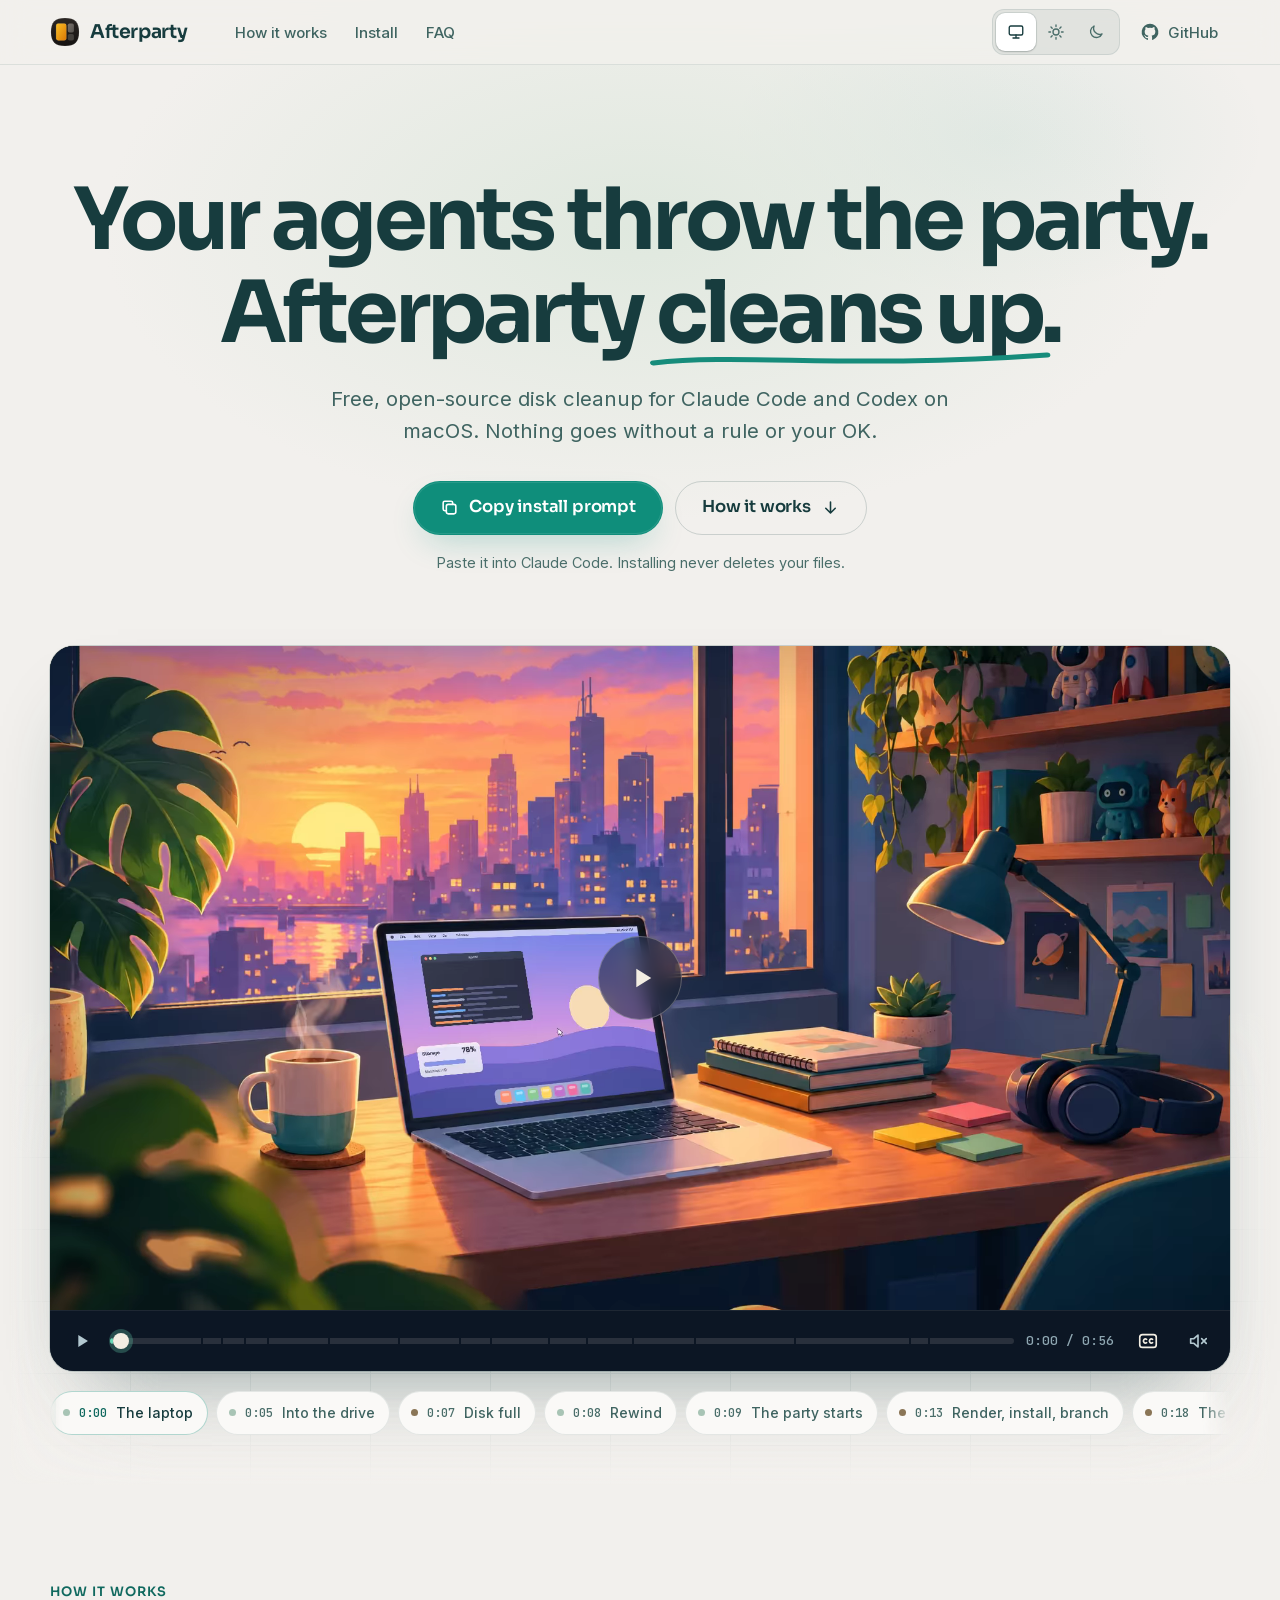
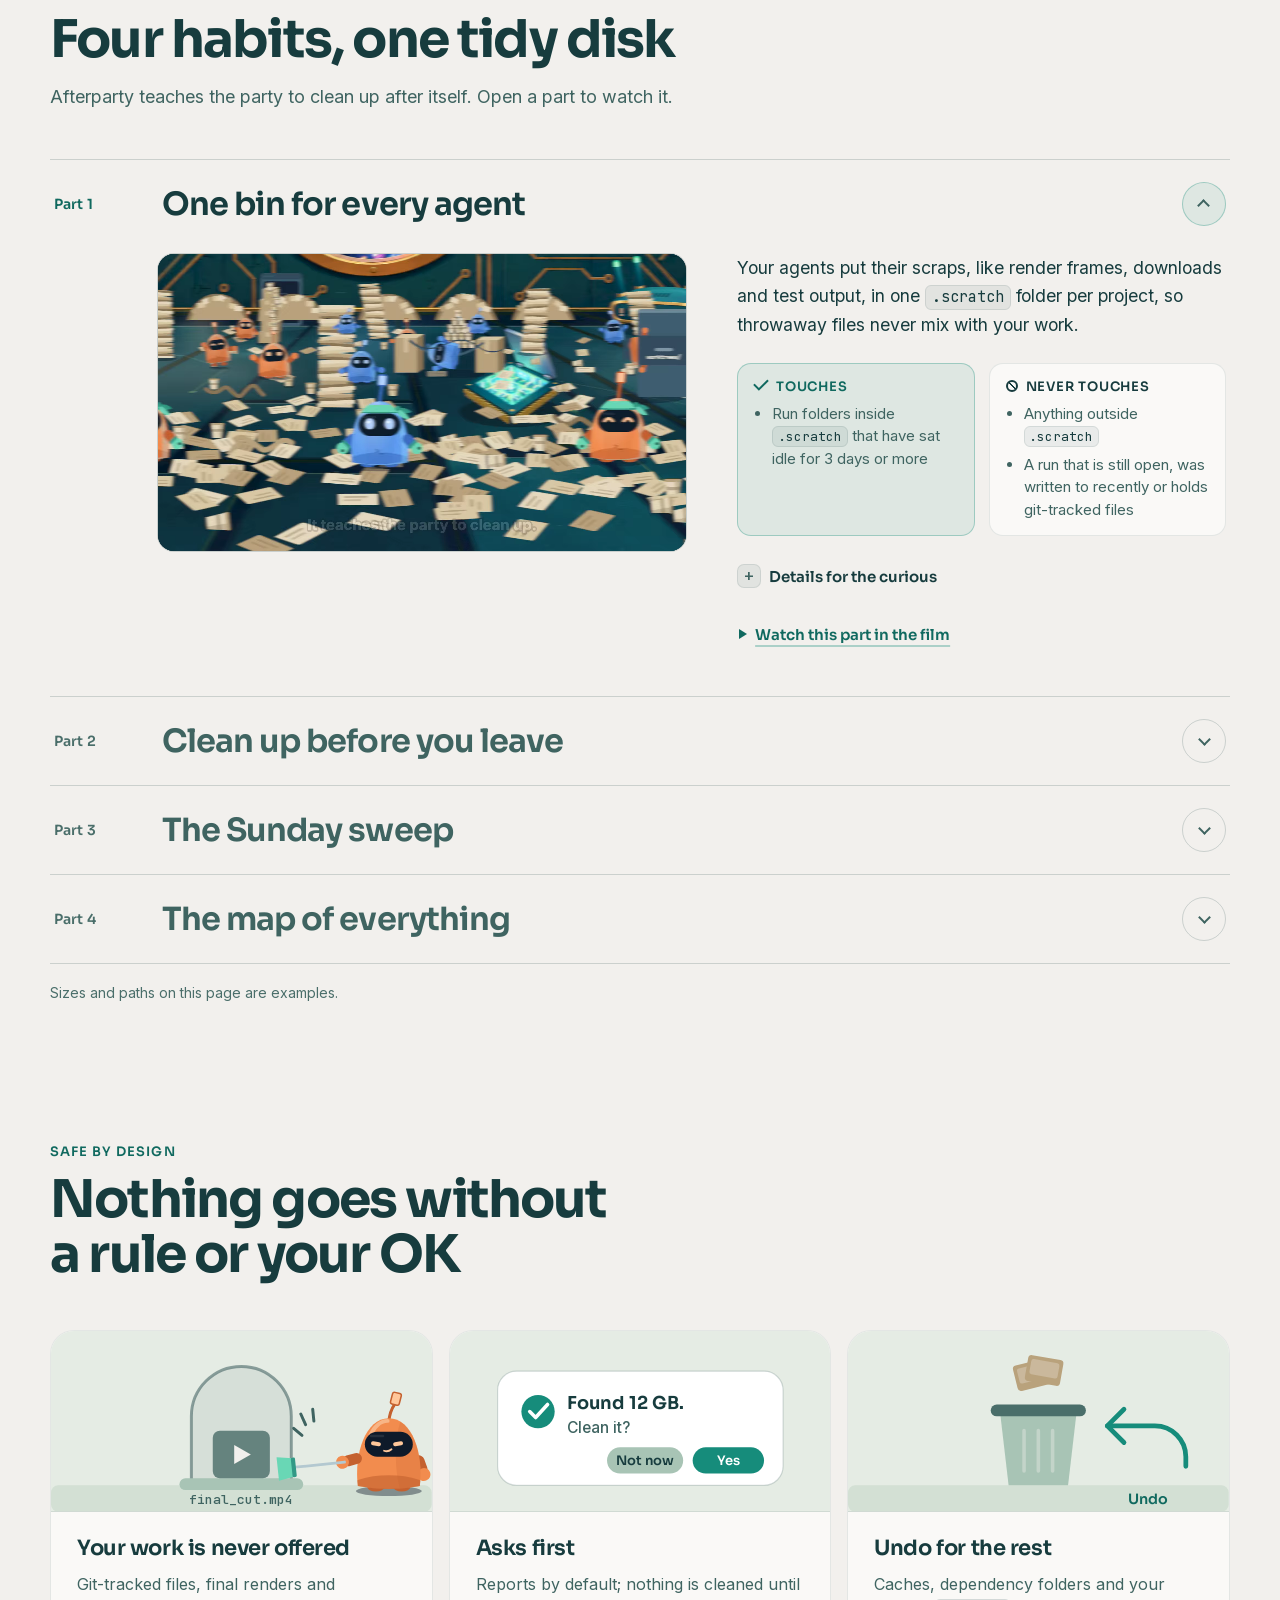
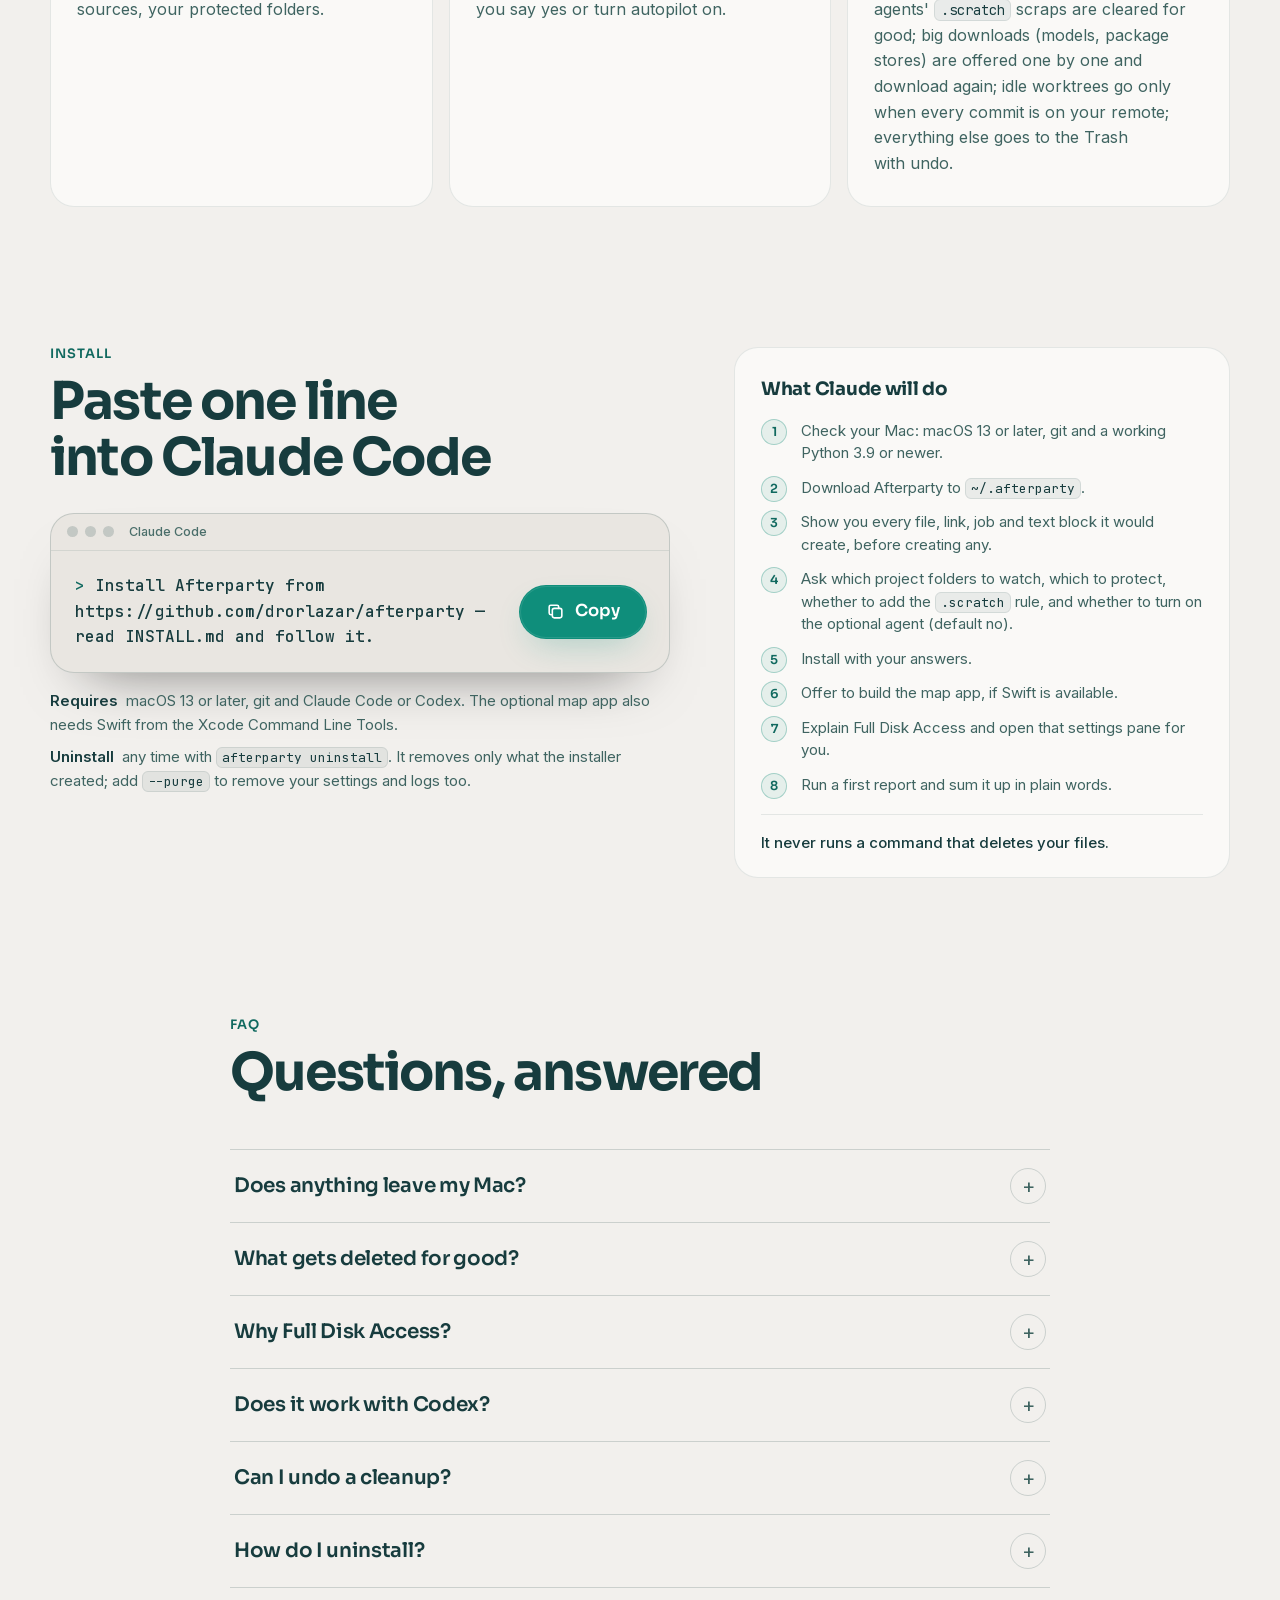
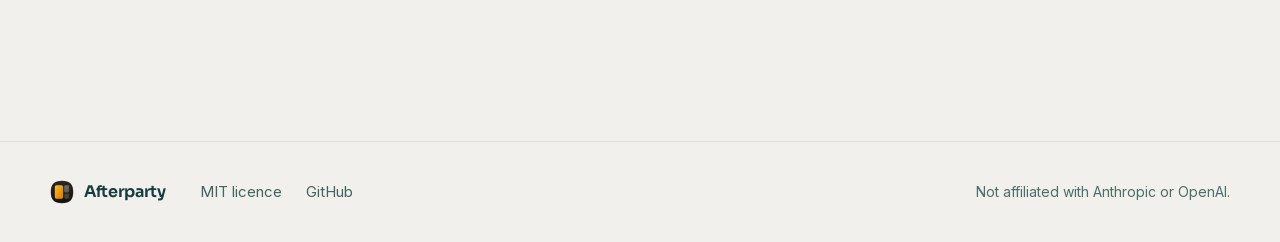
<file: site/index.html>
<!doctype html>
<html lang="en">
<head>
  <meta charset="utf-8">
  <meta name="viewport" content="width=device-width, initial-scale=1, viewport-fit=cover">
  <title>Afterparty</title>
  <meta name="description" content="Free, open-source disk cleanup for Claude Code and Codex on macOS. Nothing goes without a rule or your OK.">
  <meta name="color-scheme" content="dark light">
  <meta name="theme-color" content="#101C2D" media="(prefers-color-scheme: dark)">
  <meta name="theme-color" content="#F2F0ED" media="(prefers-color-scheme: light)">
  <link rel="canonical" href="https://afterparty-mac.vercel.app/">

  <meta property="og:type" content="website">
  <meta property="og:title" content="Afterparty">
  <meta property="og:description" content="Free, open-source disk cleanup for Claude Code and Codex on macOS. Nothing goes without a rule or your OK.">
  <meta property="og:url" content="https://afterparty-mac.vercel.app/">
  <meta property="og:image" content="https://afterparty-mac.vercel.app/assets/og.jpg">
  <meta property="og:image:width" content="1200">
  <meta property="og:image:height" content="630">
  <meta property="og:image:alt" content="A crowd of orange and blue Bloop agents partying in a circuit-board office, with a city glowing through the portholes and the disk gauge at 43% full.">
  <meta name="twitter:card" content="summary_large_image">
  <meta name="twitter:title" content="Afterparty">
  <meta name="twitter:description" content="Free, open-source disk cleanup for Claude Code and Codex on macOS. Nothing goes without a rule or your OK.">
  <meta name="twitter:image" content="https://afterparty-mac.vercel.app/assets/og.jpg">

  <link rel="icon" href="assets/favicon.ico" sizes="48x48">
  <link rel="icon" href="assets/favicon.svg" type="image/svg+xml">
  <link rel="icon" href="assets/favicon-32.png" type="image/png" sizes="32x32">
  <link rel="apple-touch-icon" href="assets/apple-touch-icon.png">
  <link rel="preload" href="assets/fonts/Sora-var-latin.woff2" as="font" type="font/woff2" crossorigin>
  <link rel="preload" href="assets/fonts/Inter-var.woff2" as="font" type="font/woff2" crossorigin>
  <link rel="preload" as="image" type="image/webp" imagesrcset="assets/film/poster-800.webp 800w, assets/film/poster.webp 1600w" imagesizes="(max-width: 720px) 100vw, (max-width: 1260px) calc(100vw - 80px), 1180px" fetchpriority="high">

  <!-- Apply the saved theme before first paint (no flash). -->
  <script>
    (function () {
      try {
        var t = localStorage.getItem('afterparty-theme');
        if (t === 'light' || t === 'dark') document.documentElement.setAttribute('data-theme', t);
      } catch (e) {}
    })();
  </script>
  <link rel="stylesheet" href="css/site.css">
  <script src="js/site.js" defer></script>
  <!-- Page-visit counter (counter.dev: no cookies, no personal data). Counts site visitors only; the app sends nothing. -->
  <script src="https://cdn.counter.dev/script.js" data-id="b3d284cd-1f4f-48d9-900c-c63b1d8fa0ca" data-utcoffset="2"></script>
</head>
<body>
  <svg width="0" height="0" style="position:absolute" aria-hidden="true" focusable="false"><symbol id="ap-mark" viewBox="0 0 64 64"><defs><linearGradient id="apm-bg" x1="0" y1="0" x2="0" y2="1"><stop offset="0" stop-color="#2b2623"/><stop offset="1" stop-color="#151211"/></linearGradient><linearGradient id="apm-amber" x1="0" y1="0" x2="1" y2="1"><stop offset="0" stop-color="#fbbf24"/><stop offset="1" stop-color="#d97706"/></linearGradient><linearGradient id="apm-stone" x1="0" y1="0" x2="1" y2="1"><stop offset="0" stop-color="#78716c"/><stop offset="1" stop-color="#57534e"/></linearGradient></defs><path d="M32 2c21 0 30 9 30 30s-9 30-30 30S2 53 2 32 11 2 32 2z" fill="url(#apm-bg)"/><path d="M32 2.75c20.4 0 29.25 8.85 29.25 29.25S52.4 61.25 32 61.25 2.75 52.4 2.75 32 11.6 2.75 32 2.75z" fill="none" stroke="#fafaf9" stroke-opacity=".08" stroke-width="1.5"/><rect x="13" y="14" width="22" height="36" rx="4.5" fill="url(#apm-amber)"/><rect x="38" y="14" width="13" height="19" rx="3.5" fill="url(#apm-stone)"/><rect x="38" y="36" width="13" height="14" rx="3.5" fill="#44403c"/><rect x="13" y="14" width="22" height="36" rx="4.5" fill="none" stroke="#fff" stroke-opacity=".18"/></symbol></svg>
  <a class="skip" href="#main">Skip to content</a>

  <header class="topbar" id="top">
    <div class="wrap topbar__inner">
      <a class="wordmark" href="#top" aria-label="Afterparty, back to top">
        <svg class="wordmark__mark" viewBox="0 0 64 64" aria-hidden="true" focusable="false"><use href="#ap-mark"/></svg>
        <span>Afterparty</span>
      </a>

      <nav class="nav" aria-label="Main">
        <a href="#habits">How it works</a>
        <a href="#install">Install</a>
        <a href="#faq">FAQ</a>
      </nav>

      <div class="topbar__end">
        <div class="theme" role="group" aria-label="Colour theme">
          <button type="button" class="theme__btn" data-theme-choice="system" aria-pressed="true" title="Match system">
            <svg viewBox="0 0 24 24" aria-hidden="true"><rect x="3" y="4" width="18" height="12" rx="2"/><path d="M8 20h8M12 16v4"/></svg>
            <span class="sr">Match system</span>
          </button>
          <button type="button" class="theme__btn" data-theme-choice="light" aria-pressed="false" title="Light">
            <svg viewBox="0 0 24 24" aria-hidden="true"><circle cx="12" cy="12" r="4"/><path d="M12 2.5v2.2M12 19.3v2.2M2.5 12h2.2M19.3 12h2.2M5.3 5.3l1.6 1.6M17.1 17.1l1.6 1.6M5.3 18.7l1.6-1.6M17.1 6.9l1.6-1.6"/></svg>
            <span class="sr">Light</span>
          </button>
          <button type="button" class="theme__btn" data-theme-choice="dark" aria-pressed="false" title="Dark">
            <svg viewBox="0 0 24 24" aria-hidden="true"><path d="M20 14.5A8 8 0 0 1 9.5 4a8 8 0 1 0 10.5 10.5z"/></svg>
            <span class="sr">Dark</span>
          </button>
        </div>
        <a class="gh" href="https://github.com/drorlazar/afterparty" aria-label="GitHub">
          <svg viewBox="0 0 24 24" aria-hidden="true"><path d="M12 2a10 10 0 0 0-3.16 19.49c.5.09.68-.22.68-.48v-1.7c-2.78.6-3.37-1.34-3.37-1.34-.45-1.16-1.11-1.47-1.11-1.47-.91-.62.07-.6.07-.6 1 .07 1.53 1.03 1.53 1.03.9 1.52 2.34 1.08 2.91.83.09-.65.35-1.09.63-1.34-2.22-.25-4.55-1.11-4.55-4.94 0-1.09.39-1.98 1.03-2.68-.1-.25-.45-1.27.1-2.64 0 0 .84-.27 2.75 1.02a9.5 9.5 0 0 1 5 0c1.91-1.29 2.75-1.02 2.75-1.02.55 1.37.2 2.39.1 2.64.64.7 1.03 1.59 1.03 2.68 0 3.84-2.34 4.68-4.57 4.93.36.31.68.92.68 1.85v2.75c0 .27.18.58.69.48A10 10 0 0 0 12 2z"/></svg>
          <span>GitHub</span>
        </a>
      </div>
    </div>
  </header>

  <main id="main">
    <!-- Hero -->
    <section class="hero" aria-labelledby="hero-title">
      <div class="wrap hero__inner">
        <h1 id="hero-title" class="hero__title">
          <span class="hero__line">Your agents throw the party.</span>
          <span class="hero__line">Afterparty <span class="sweep">cleans up.<svg class="sweep__line" viewBox="0 0 300 24" preserveAspectRatio="none" aria-hidden="true"><path d="M4 16 C 70 6, 150 22, 296 8"/></svg></span></span>
        </h1>
        <p class="hero__sub">Free, open-source disk cleanup for Claude Code and Codex on macOS. Nothing goes without a rule or your OK.</p>
        <div class="hero__actions" id="hero-actions">
          <button type="button" class="btn btn--primary" data-copy-prompt>
            <svg class="btn__icon" viewBox="0 0 24 24" aria-hidden="true"><rect x="8" y="8" width="12" height="12" rx="2.5"/><path d="M16 8V6a2 2 0 0 0-2-2H6a2 2 0 0 0-2 2v8a2 2 0 0 0 2 2h2"/></svg>
            <svg class="btn__icon btn__icon--done" viewBox="0 0 24 24" aria-hidden="true"><path d="M5 12.5l4.5 4.5L19 7.5"/></svg>
            <span class="btn__label" data-label="Copy install prompt">Copy install prompt</span>
          </button>
          <a class="btn btn--ghost" href="#habits">
            <span>How it works</span>
            <svg class="btn__icon" viewBox="0 0 24 24" aria-hidden="true"><path d="M12 5v14M6 13l6 6 6-6"/></svg>
          </a>
        </div>
        <p class="hero__note">Paste it into Claude Code. Installing never deletes your files.</p>
      </div>

      <!-- Film -->
      <div class="wrap film-wrap">
        <figure class="film" id="film" aria-label="Afterparty film">
          <div class="film__stage">
            <picture><source srcset="assets/film/poster-800.webp 800w, assets/film/poster.webp 1600w" sizes="(max-width: 720px) 100vw, (max-width: 1260px) calc(100vw - 80px), 1180px" type="image/webp"><img class="film__poster" src="assets/film/poster.jpg" alt="A crowd of orange and blue Bloop agents partying in a circuit-board office, with a city glowing through the portholes and the disk gauge at 43% full." width="1600" height="900" fetchpriority="high"></picture>
            <video class="film__video" id="film-video" playsinline muted preload="metadata" aria-describedby="film-desc">
              <source src="assets/film/afterparty.mp4" type="video/mp4" media="(max-width: 720px)">
              <source src="assets/film/afterparty.webm" type="video/webm">
              <source src="assets/film/afterparty.mp4" type="video/mp4">
              <track kind="captions" src="assets/film/afterparty.vtt" srclang="en" label="English" default>
            </video>
            <button type="button" class="film__bigplay" data-film-toggle aria-label="Play film">
              <svg viewBox="0 0 24 24" aria-hidden="true"><path d="M8 5.5v13l10.5-6.5z"/></svg>
            </button>
          </div>
          <div class="film__controls">
            <button type="button" class="ctl" data-film-toggle aria-label="Play film">
              <svg class="ctl__play" viewBox="0 0 24 24" aria-hidden="true"><path d="M8 5.5v13l10.5-6.5z"/></svg>
              <svg class="ctl__pause" viewBox="0 0 24 24" aria-hidden="true"><path d="M8 5h3v14H8zM13 5h3v14h-3z"/></svg>
            </button>
            <div class="scrub">
              <div class="scrub__track" aria-hidden="true">
                <div class="scrub__fill"></div>
                <div class="scrub__ticks"></div>
              </div>
              <input class="scrub__input" type="range" min="0" max="56.85" step="0.1" value="0" aria-label="Film position" aria-valuetext="0:00 of 0:57">
            </div>
            <span class="ctl__time" aria-hidden="true"><span data-time-now>0:00</span> / <span data-time-total>0:57</span></span>
            <button type="button" class="ctl" data-captions aria-pressed="true" aria-label="Captions">
              <svg viewBox="0 0 24 24" aria-hidden="true"><rect x="3" y="5" width="18" height="14" rx="3"/><path d="M10.5 10.2a2.2 2.2 0 1 0 0 3.6M17 10.2a2.2 2.2 0 1 0 0 3.6"/></svg>
            </button>
            <button type="button" class="ctl" data-sound aria-pressed="false" aria-label="Sound off. Turn sound on">
              <svg class="ctl__muted" viewBox="0 0 24 24" aria-hidden="true"><path d="M4 9.5h3.5L12 5.5v13l-4.5-4H4z"/><path d="M16 9.5l5 5M21 9.5l-5 5"/></svg>
              <svg class="ctl__sound" viewBox="0 0 24 24" aria-hidden="true"><path d="M4 9.5h3.5L12 5.5v13l-4.5-4H4z"/><path d="M16 9a4.5 4.5 0 0 1 0 6M18.5 6.5a8 8 0 0 1 0 11"/></svg>
            </button>
          </div>
          <figcaption id="film-desc" class="sr">A 57 second film: your agents, little orange and blue Bloops, throw a party on your Mac, make a mess, then learn four habits that keep the disk tidy. Captions are on by default.</figcaption>
        </figure>

        <nav class="chapters" aria-label="Film chapters">
          <ol class="chapters__list" id="chapters"></ol>
        </nav>
      </div>
    </section>

    <!-- Four habits -->
    <section class="section habits" id="habits" aria-labelledby="habits-title">
      <div class="wrap">
        <header class="section__head">
          <p class="eyebrow">How it works</p>
          <h2 id="habits-title">Four habits, one tidy disk</h2>
          <p class="section__lede">Afterparty teaches the party to clean up after itself. Open a part to watch it.</p>
        </header>

        <div class="parts">
          <details class="part" name="habit" data-habit="1" open>
            <summary class="part__summary">
              <span class="part__num">Part 1</span>
              <span class="part__title">One bin for every agent</span>
              <span class="part__chev" aria-hidden="true"></span>
            </summary>
            <div class="part__body">
              <div class="part__clip">
                <img src="assets/film/habit-1-poster.webp" alt="" width="800" height="450" loading="lazy" decoding="async">
                <video muted loop playsinline preload="none" poster="assets/film/habit-1-poster.webp" aria-hidden="true">
                  <source src="assets/film/habit-1.webm" type="video/webm">
                  <source src="assets/film/habit-1.mp4" type="video/mp4">
                </video>
              </div>
              <div class="part__text">
                <p class="part__lead">Your agents put their scraps, like render frames, downloads and test output, in one <code>.scratch</code> folder per project, so throwaway files never mix with your work.</p>
                <div class="tn">
                  <div class="tn__col tn__col--touch">
                    <h3>Touches</h3>
                    <ul>
                      <li>Run folders inside <code>.scratch</code> that have sat idle for 3 days or more</li>
                    </ul>
                  </div>
                  <div class="tn__col tn__col--never">
                    <h3>Never touches</h3>
                    <ul>
                      <li>Anything outside <code>.scratch</code></li>
                      <li>A run that is still open, was written to recently or holds git-tracked files</li>
                    </ul>
                  </div>
                </div>
                <details class="curious">
                  <summary>Details for the curious</summary>
                  <ul>
                    <li>The installer adds a short hygiene rule to <code>~/.claude/CLAUDE.md</code> and <code>~/.codex/AGENTS.md</code>, only if you agree.</li>
                    <li>Idle run folders are offered at your next clean, for example <code>my-app/.scratch/render-2/</code>. They are cleared automatically only with autopilot on.</li>
                    <li>The idle threshold is <code>scratch_days</code> in <code>~/.config/afterparty/config.json</code> (default 3).</li>
                  </ul>
                </details>
                <button type="button" class="link-btn" data-seek-chapter="habit-1">Watch this part in the film</button>
              </div>
            </div>
          </details>

          <details class="part" name="habit" data-habit="2">
            <summary class="part__summary">
              <span class="part__num">Part 2</span>
              <span class="part__title">Clean up before you leave</span>
              <span class="part__chev" aria-hidden="true"></span>
            </summary>
            <div class="part__body">
              <div class="part__clip">
                <img src="assets/film/habit-2-poster.webp" alt="" width="800" height="450" loading="lazy" decoding="async">
                <video muted loop playsinline preload="none" poster="assets/film/habit-2-poster.webp" aria-hidden="true">
                  <source src="assets/film/habit-2.webm" type="video/webm">
                  <source src="assets/film/habit-2.mp4" type="video/mp4">
                </video>
              </div>
              <div class="part__text">
                <p class="part__lead">When a task is done, type <code>/tidy</code>. It lists what the task left behind and asks before it removes anything.</p>
                <div class="tn">
                  <div class="tn__col tn__col--touch">
                    <h3>Touches</h3>
                    <ul>
                      <li>Scraps, frames, caches and dependency folders in the folder you name, inside your project folders</li>
                      <li>Only the items you say yes to</li>
                    </ul>
                  </div>
                  <div class="tn__col tn__col--never">
                    <h3>Never touches</h3>
                    <ul>
                      <li>Git-tracked files, final renders and sources</li>
                      <li>Anything outside that folder</li>
                    </ul>
                  </div>
                </div>
                <details class="curious">
                  <summary>Details for the curious</summary>
                  <ul>
                    <li>Under the hood it runs <code>afterparty tidy video-project/</code>. Keep or drop single items with <code>--only</code> or <code>--skip</code> and the ids from the report.</li>
                    <li>Render frames go to the Trash, including the latest version. <code>afterparty undo</code> puts them back.</li>
                    <li>Example from a render job: <code>/tidy? 4.8 GB</code>.</li>
                  </ul>
                </details>
                <button type="button" class="link-btn" data-seek-chapter="habit-2">Watch this part in the film</button>
              </div>
            </div>
          </details>

          <details class="part" name="habit" data-habit="3">
            <summary class="part__summary">
              <span class="part__num">Part 3</span>
              <span class="part__title">The Sunday sweep</span>
              <span class="part__chev" aria-hidden="true"></span>
            </summary>
            <div class="part__body">
              <div class="part__clip">
                <img src="assets/film/habit-3-poster.webp" alt="" width="800" height="450" loading="lazy" decoding="async">
                <video muted loop playsinline preload="none" poster="assets/film/habit-3-poster.webp" aria-hidden="true">
                  <source src="assets/film/habit-3.webm" type="video/webm">
                  <source src="assets/film/habit-3.mp4" type="video/mp4">
                </video>
              </div>
              <div class="part__text">
                <p class="part__lead">Once a week, Afterparty checks your project folders and sends one notification with what it found. It cleans only when you say yes.</p>
                <div class="tn">
                  <div class="tn__col tn__col--touch">
                    <h3>Touches</h3>
                    <ul>
                      <li>Nothing by default: it reports and notifies</li>
                      <li>With autopilot on: caches, dependency folders, scraps and old render versions</li>
                    </ul>
                  </div>
                  <div class="tn__col tn__col--never">
                    <h3>Never touches</h3>
                    <ul>
                      <li>Worktrees and personal files, even with autopilot on</li>
                      <li>Your protected folders</li>
                    </ul>
                  </div>
                </div>
                <details class="curious">
                  <summary>Details for the curious</summary>
                  <ul>
                    <li>A weekly job runs <code>afterparty report --notify</code>, for example "Found 12 GB. Run /afterparty to clean."</li>
                    <li>A daily check warns when free space drops below <code>low_space_gb</code> (default 50).</li>
                    <li><code>afterparty autopilot on</code> asks you to confirm, then lets the weekly job clean. Old render versions go to the Trash with undo. <code>afterparty autopilot off</code> goes back to reports.</li>
                  </ul>
                </details>
                <button type="button" class="link-btn" data-seek-chapter="habit-3">Watch this part in the film</button>
              </div>
            </div>
          </details>

          <details class="part" name="habit" data-habit="4">
            <summary class="part__summary">
              <span class="part__num">Part 4</span>
              <span class="part__title">The map of everything</span>
              <span class="part__chev" aria-hidden="true"></span>
            </summary>
            <div class="part__body">
              <div class="part__clip">
                <img src="assets/film/habit-4-poster.webp" alt="" width="800" height="450" loading="lazy" decoding="async">
                <video muted loop playsinline preload="none" poster="assets/film/habit-4-poster.webp" aria-hidden="true">
                  <source src="assets/film/habit-4.webm" type="video/webm">
                  <source src="assets/film/habit-4.mp4" type="video/mp4">
                </video>
              </div>
              <div class="part__text">
                <p class="part__lead">Open the map to see every folder on your disk as blocks sized by the space they use, with a plain reason for what each one is.</p>
                <div class="tn">
                  <div class="tn__col tn__col--touch">
                    <h3>Touches</h3>
                    <ul>
                      <li>Only items you pick, after you review and confirm the list</li>
                      <li>Anything you override goes to the Trash, never straight to deletion</li>
                    </ul>
                  </div>
                  <div class="tn__col tn__col--never">
                    <h3>Never touches</h3>
                    <ul>
                      <li>System areas, app internals and symlinks</li>
                      <li>Anything on your keep list, or marked protected, even if you override</li>
                    </ul>
                  </div>
                </div>
                <details class="curious">
                  <summary>Details for the curious</summary>
                  <ul>
                    <li>Open it with <code>afterparty map</code>. The scan runs entirely on your Mac.</li>
                    <li>Items outside your project folders can only go to the Trash.</li>
                    <li>Sizes are the space a folder really uses: hard links and APFS clones are counted once, so it can show ranges like "frees at least 2 GB (up to 3 GB)".</li>
                    <li>Without Full Disk Access, protected folders are skipped and reported, never guessed at.</li>
                  </ul>
                </details>
                <button type="button" class="link-btn" data-seek-chapter="habit-4">Watch this part in the film</button>
              </div>
            </div>
          </details>
        </div>
        <p class="footnote">Sizes and paths on this page are examples.</p>
      </div>
    </section>

    <!-- Safe by design -->
    <section class="section safe" id="safe" aria-labelledby="safe-title">
      <div class="wrap">
        <header class="section__head">
          <p class="eyebrow">Safe by design</p>
          <h2 id="safe-title">Nothing goes without a rule or your OK</h2>
        </header>
        <div class="cards">
          <article class="card">
            <svg class="card__art" viewBox="0 0 320 140" aria-hidden="true" focusable="false">
              <rect class="v-floor" x="0" y="118" width="320" height="22" rx="6"/>
              <path class="v-glass" d="M118 118 v-58 a42 42 0 0 1 84 0 v58 z"/>
              <path class="v-glass-line" d="M118 118 v-58 a42 42 0 0 1 84 0 v58"/>
              <rect class="v-base" x="108" y="112" width="104" height="10" rx="5"/>
              <rect class="v-file" x="136" y="72" width="48" height="40" rx="6"/>
              <path class="v-file-ink" d="M154 84 l14 8 l-14 8 z"/>
              <text class="v-label" x="160" y="134" text-anchor="middle">final_cut.mp4</text>
              <g class="v-bonk"><path d="M204 70 l7 6"/><path d="M210 58 l4 9"/><path d="M220 54 l1 10"/></g>
              <g transform="translate(284 122) scale(0.42)"><ellipse cx="0" cy="2" rx="66" ry="10" fill="#101C2D" opacity="0.42"/><ellipse cx="-26" cy="-6" rx="17" ry="9" fill="#C4612F"/><ellipse cx="26" cy="-6" rx="17" ry="9" fill="#C4612F"/><g transform="translate(58.0 -65.1) rotate(-20.0)"><rect x="-11" y="-4" width="22" height="40" rx="11" fill="#C4612F"/><circle cx="0" cy="36" r="13" fill="#F28C4E"/></g><path d="M0,-138 Q2.2,-158 11.2,-171.2" stroke="#C4612F" stroke-width="6" fill="none" stroke-linecap="round"/><g transform="translate(11.2 -171.2) rotate(14.4)"><rect x="-9" y="-24" width="18" height="24" rx="4" fill="#FFC79A"/><rect x="-9" y="-24" width="18" height="24" rx="4" fill="none" stroke="#C4612F" stroke-width="3"/></g><clipPath id="b12"><path d="M-62,-8 C-70,-73.3 -46.6,-144 0,-144 C46.6,-144 70,-73.3 62,-8 Q0,4 -62,-8 Z"/></clipPath><path d="M-62,-8 C-70,-73.3 -46.6,-144 0,-144 C46.6,-144 70,-73.3 62,-8 Q0,4 -62,-8 Z" fill="#F28C4E"/><g clip-path="url(#b12)"><ellipse cx="0" cy="0" rx="83" ry="30" fill="#C4612F" opacity="0.6"/><ellipse cx="44" cy="-69.2" rx="30" ry="95.2" fill="#C4612F" opacity="0.22"/></g><path d="M-39.1,-103.2 C-31.5,-127.7 -15.8,-138.6 -2.5,-138.6" stroke="#F9BC90" stroke-width="8" fill="none" stroke-linecap="round" opacity="0.85"/><rect x="-48.0" y="-116.8" width="96" height="50" rx="25.0" fill="#0E1A2A"/><rect x="-38.0" y="-110.8" width="28.8" height="5" rx="2.5" fill="#fff" opacity="0.09"/><rect x="-35.6" y="-96.8" width="20" height="8" rx="4" fill="#FFC79A" transform="rotate(9 -25.6 -93.8)"/><rect x="8.399999999999999" y="-96.8" width="20" height="8" rx="4" fill="#FFC79A" transform="rotate(-9 18.4 -93.8)"/><path d="M-9.6,-78.8 Q-1.5999999999999996,-75.8 5.4,-81.8" stroke="#FFC79A" stroke-width="3.5" fill="none" stroke-linecap="round"/><g transform="translate(-58.0 -65.1) rotate(75.0)"><rect x="-11" y="-4" width="22" height="40" rx="11" fill="#C4612F"/><circle cx="0" cy="36" r="13" fill="#F28C4E"/></g><g transform="translate(-92.8 -55.8)"><g transform="scale(0.7)"><g transform="rotate(84)"><rect x="-4" y="-10" width="8" height="150" rx="4" fill="#B3C8D0"/><path d="M-26 140 h52 l8 46 h-68 z" fill="#69D7B5"/><rect x="-28" y="134" width="56" height="12" rx="4" fill="#329986"/></g></g></g></g>
            </svg>
            <h3>Your work is never offered</h3>
            <p>Git-tracked files, final renders and sources, your protected folders.</p>
          </article>
          <article class="card">
            <svg class="card__art" viewBox="0 0 320 140" aria-hidden="true" focusable="false">
              <rect class="v-panel" x="40" y="22" width="240" height="96" rx="16"/>
              <circle class="v-mint" cx="74" cy="56" r="14"/>
              <path class="v-check" d="M67 56 l5 5 l10 -11"/>
              <text class="v-title" x="98" y="54">Found 12 GB.</text>
              <text class="v-sub" x="98" y="74">Clean it?</text>
              <rect class="v-btn" x="132" y="86" width="64" height="22" rx="11"/>
              <text class="v-btn-text" x="164" y="101" text-anchor="middle">Not now</text>
              <rect class="v-mint" x="204" y="86" width="60" height="22" rx="11"/>
              <text class="v-btn-text v-btn-text--on" x="234" y="101" text-anchor="middle">Yes</text>
            </svg>
            <h3>Asks first</h3>
            <p>Reports by default; nothing is cleaned until you say yes or turn autopilot on.</p>
          </article>
          <article class="card">
            <svg class="card__art" viewBox="0 0 320 140" aria-hidden="true" focusable="false">
              <rect class="v-floor" x="0" y="118" width="320" height="22" rx="6"/>
              <path class="v-can" d="M128 58 h64 l-7 60 h-50 z"/>
              <rect class="v-can-lid" x="120" y="50" width="80" height="10" rx="5"/>
              <path class="v-can-rib" d="M148 72 v34 M160 72 v34 M172 72 v34"/>
              <g transform="translate(138 18) rotate(-14)"><rect class="v-mess" width="30" height="22" rx="3"/><rect class="v-mess-shade" x="3" y="3" width="24" height="13" rx="2"/></g>
              <g transform="translate(152 8) rotate(10)"><rect class="v-mess" width="30" height="22" rx="3"/><rect class="v-mess-shade" x="3" y="3" width="24" height="13" rx="2"/></g>
              <path class="v-undo" d="M284 102 v-8 a26 26 0 0 0 -26 -26 h-40"/>
              <path class="v-undo" d="M232 54 l-14 14 l14 14"/>
              <text class="v-label v-label--mint" x="252" y="134" text-anchor="middle">Undo</text>
            </svg>
            <h3>Undo for the rest</h3>
            <p>Caches, dependency folders and your agents' <code>.scratch</code> scraps are cleared for good; big downloads (models, package stores) are offered one by one and download again; idle worktrees go only when every commit is on your remote; everything else goes to the Trash with undo.</p>
          </article>
        </div>
      </div>
    </section>

    <!-- Install -->
    <section class="section install" id="install" aria-labelledby="install-title">
      <div class="wrap install__grid">
        <div class="install__main">
          <p class="eyebrow">Install</p>
          <h2 id="install-title">Paste one line into Claude Code</h2>
          <div class="term">
          <div class="term__bar" aria-hidden="true"><i></i><i></i><i></i><span>Claude Code</span></div>
          <div class="prompt">
            <p class="prompt__text" id="install-prompt">Install Afterparty from https://github.com/<wbr>drorlazar/afterparty — read INSTALL.md and follow it.</p>
            <button type="button" class="btn btn--primary prompt__copy" data-copy-prompt>
              <svg class="btn__icon" viewBox="0 0 24 24" aria-hidden="true"><rect x="8" y="8" width="12" height="12" rx="2.5"/><path d="M16 8V6a2 2 0 0 0-2-2H6a2 2 0 0 0-2 2v8a2 2 0 0 0 2 2h2"/></svg>
              <svg class="btn__icon btn__icon--done" viewBox="0 0 24 24" aria-hidden="true"><path d="M5 12.5l4.5 4.5L19 7.5"/></svg>
              <span class="btn__label" data-label="Copy">Copy</span>
            </button>
          </div>
          </div>
          <p class="install__meta"><strong>Requires</strong> macOS 13 or later, git and Claude Code or Codex. The optional map app also needs Swift from the Xcode Command Line Tools.</p>
          <p class="install__meta"><strong>Uninstall</strong> any time with <code>afterparty uninstall</code>. It removes only what the installer created; add <code>--purge</code> to remove your settings and logs too.</p>
        </div>

        <aside class="steps" aria-labelledby="steps-title">
          <h3 id="steps-title">What Claude will do</h3>
          <ol>
            <li>Check your Mac: macOS 13 or later, git and a working Python 3.9 or newer.</li>
            <li>Download Afterparty to <code>~/.afterparty</code>.</li>
            <li>Show you every file, link, job and text block it would create, before creating any.</li>
            <li>Ask which project folders to watch, which to protect, whether to add the <code>.scratch</code> rule, and whether to turn on the optional agent (default no).</li>
            <li>Install with your answers.</li>
            <li>Offer to build the map app, if Swift is available.</li>
            <li>Explain Full Disk Access and open that settings pane for you.</li>
            <li>Run a first report and sum it up in plain words.</li>
          </ol>
          <p class="steps__foot">It never runs a command that deletes your files.</p>
        </aside>
      </div>
    </section>

    <!-- FAQ -->
    <section class="section faq" id="faq" aria-labelledby="faq-title">
      <div class="wrap wrap--narrow">
        <header class="section__head">
          <p class="eyebrow">FAQ</p>
          <h2 id="faq-title">Questions, answered</h2>
        </header>
        <div class="faq__list">
          <details class="qa">
            <summary>Does anything leave my Mac?</summary>
            <p>Scanning and cleaning are entirely local. The optional "Ask Claude about this folder" feature is off by default; when you use it, it sends that folder's paths, file names and sizes (never file contents unless you allow the agent to read files) to Claude through your own Claude Code account, and shows you exactly what will be sent first.</p>
          </details>
          <details class="qa">
            <summary>What gets deleted for good?</summary>
            <p>Caches and dependency folders that rebuild themselves, and <code>.scratch</code> runs your agents marked as throwaway. Idle worktrees are removed only when every commit is on your remote. Downloaded models and full package caches are offered one by one, and re-download when needed.</p>
          </details>
          <details class="qa">
            <summary>Why Full Disk Access?</summary>
            <p>Without it, protected folders are skipped and reported, never guessed at.</p>
          </details>
          <details class="qa">
            <summary>Does it work with Codex?</summary>
            <p>Yes, skills and the hygiene rule install for Codex too.</p>
          </details>
          <details class="qa">
            <summary>Can I undo a cleanup?</summary>
            <p>Yes, for everything that went to the Trash: run <code>afterparty undo</code>, or name a run to undo just that one. It works for cleanups from the command line and from the map app. Things removed for good rebuild or download again instead.</p>
          </details>
          <details class="qa">
            <summary>How do I uninstall?</summary>
            <p><code>afterparty uninstall</code>.</p>
          </details>
        </div>
      </div>
    </section>
  </main>

  <footer class="footer">
    <div class="wrap footer__inner">
      <a class="wordmark wordmark--small" href="#top" aria-label="Afterparty, back to top">
        <svg class="wordmark__mark" viewBox="0 0 64 64" aria-hidden="true" focusable="false"><use href="#ap-mark"/></svg>
        <span>Afterparty</span>
      </a>
      <ul class="footer__links">
        <li><a href="https://github.com/drorlazar/afterparty/blob/main/LICENSE">MIT licence</a></li>
        <li><a href="https://github.com/drorlazar/afterparty">GitHub</a></li>
      </ul>
      <p class="footer__note">Not affiliated with Anthropic or OpenAI.</p>
    </div>
  </footer>

  <!-- Mobile: sticky install bar -->
  <div class="mbar" id="mbar">
    <button type="button" class="btn btn--primary btn--block" data-copy-prompt>
      <svg class="btn__icon" viewBox="0 0 24 24" aria-hidden="true"><rect x="8" y="8" width="12" height="12" rx="2.5"/><path d="M16 8V6a2 2 0 0 0-2-2H6a2 2 0 0 0-2 2v8a2 2 0 0 0 2 2h2"/></svg>
      <svg class="btn__icon btn__icon--done" viewBox="0 0 24 24" aria-hidden="true"><path d="M5 12.5l4.5 4.5L19 7.5"/></svg>
      <span class="btn__label" data-label="Copy install prompt">Copy install prompt</span>
    </button>
  </div>

  <p class="sr" aria-live="polite" id="live"></p>
</body>
</html>
</file>
<file: site/css/site.css>
/* Afterparty landing page.
   Palette: Night Workshop (dark) and Paper Garden (light), shared with the film.
   Colour roles (film design bible): orange Bloop = Claude Code agent, blue Bloop = Codex agent,
   dusty ochre = mess, mint/teal = "Afterparty does this" (the only cleaning colour). No coral.
   The install button is the single most saturated element. */

@font-face { font-family: "Sora"; src: url("../assets/fonts/Sora-var-latin.woff2") format("woff2"); font-weight: 100 800; font-display: swap; }
@font-face { font-family: "Inter"; src: url("../assets/fonts/Inter-var.woff2") format("woff2"); font-weight: 100 900; font-display: swap; }
@font-face { font-family: "JetBrains Mono"; src: url("../assets/fonts/JetBrainsMono-var.woff2") format("woff2"); font-weight: 100 800; font-display: swap; }

/* ---------- Tokens ---------- */
:root {
  color-scheme: dark;
  --canvas: #101C2D;
  --canvas-deep: #0C1624;
  --world: #1C3044;
  --world-2: #22394F;
  --detail: #304B5D;
  --surface: rgba(28, 48, 68, 0.55);
  --surface-strong: #1C3044;
  --line: rgba(243, 238, 227, 0.09);
  --line-strong: rgba(243, 238, 227, 0.16);
  --text: #F3EEE3;
  --text-2: #B3C8D0;
  --text-3: #8FA7B2;
  --mint: #69D7B5;
  --mint-shade: #329986;
  --mint-ink: #8BE6C9;
  --mint-soft: rgba(105, 215, 181, 0.10);
  --mint-line: rgba(105, 215, 181, 0.34);
  --mess: #B9A27C;
  --mess-light: #D8C7A3;
  --cta-bg: #69D7B5;
  --cta-bg-hover: #7DE3C3;
  --cta-text: #0A1A22;
  --cta-glow: rgba(105, 215, 181, 0.38);
  --code-bg: rgba(243, 238, 227, 0.07);
  --topbar: rgba(16, 28, 45, 0.72);
  --shadow-film: 0 50px 100px -40px rgba(0, 0, 0, 0.75), 0 0 0 1px var(--line-strong);
  --focus: #F3EEE3;
  --floor-a: #1A2E43;
  --floor-b: #1E3449;
  --floor-c: #22394F;

  --font-display: "Sora", "Avenir Next", "Inter", system-ui, sans-serif;
  --font-body: "Inter", system-ui, -apple-system, "Segoe UI", sans-serif;
  --font-mono: "JetBrains Mono", ui-monospace, "SFMono-Regular", Menlo, monospace;

  --snap: cubic-bezier(.22, 1, .36, 1);
  --drift: cubic-bezier(.45, 0, .55, 1);
  --settle: cubic-bezier(.34, 1.4, .64, 1);
  --t-fast: .16s;
  --t-med: .32s;

  --wrap: 1180px;
  --gutter: clamp(16px, 4vw, 40px);
  --radius: 16px;
  --radius-lg: 24px;
}

@media (prefers-color-scheme: light) {
  :root:not([data-theme="dark"]) {
    color-scheme: light;
    --canvas: #F2F0ED;
    --canvas-deep: #E9E6E1;
    --world: #DCE7DC;
    --world-2: #E5ECE4;
    --detail: #A8C4B5;
    --surface: #FAF9F7;
    --surface-strong: #FFFFFF;
    --line: rgba(23, 60, 62, 0.10);
    --line-strong: rgba(23, 60, 62, 0.18);
    --text: #173C3E;
    --text-2: #3F6461;
    --text-3: #4A6E6A;
    --mint: #168C7B;
    --mint-shade: #10695F;
    --mint-ink: #10695F;
    --mint-soft: rgba(22, 140, 123, 0.09);
    --mint-line: rgba(22, 140, 123, 0.32);
    --mess: #8A7556;
    --mess-light: #B9A27C;
    --cta-bg: #0F8E7B;
    --cta-bg-hover: #0C7C6B;
    --cta-text: #FFFFFF;
    --cta-glow: rgba(15, 142, 123, 0.32);
    --code-bg: rgba(23, 60, 62, 0.07);
    --topbar: rgba(242, 240, 237, 0.80);
    --shadow-film: 0 40px 80px -40px rgba(23, 60, 62, 0.45), 0 0 0 1px var(--line-strong);
    --focus: #173C3E;
    --floor-a: #DCE7DC;
    --floor-b: #E3EBE2;
    --floor-c: #D3E0D4;
  }
}
:root[data-theme="light"] {
  color-scheme: light;
  --canvas: #F2F0ED;
  --canvas-deep: #E9E6E1;
  --world: #DCE7DC;
  --world-2: #E5ECE4;
  --detail: #A8C4B5;
  --surface: #FAF9F7;
  --surface-strong: #FFFFFF;
  --line: rgba(23, 60, 62, 0.10);
  --line-strong: rgba(23, 60, 62, 0.18);
  --text: #173C3E;
  --text-2: #3F6461;
  --text-3: #4A6E6A;
  --mint: #168C7B;
  --mint-shade: #10695F;
  --mint-ink: #10695F;
  --mint-soft: rgba(22, 140, 123, 0.09);
  --mint-line: rgba(22, 140, 123, 0.32);
  --mess: #8A7556;
  --mess-light: #B9A27C;
  --cta-bg: #0F8E7B;
  --cta-bg-hover: #0C7C6B;
  --cta-text: #FFFFFF;
  --cta-glow: rgba(15, 142, 123, 0.32);
  --code-bg: rgba(23, 60, 62, 0.07);
  --topbar: rgba(242, 240, 237, 0.80);
  --shadow-film: 0 40px 80px -40px rgba(23, 60, 62, 0.45), 0 0 0 1px var(--line-strong);
  --focus: #173C3E;
  --floor-a: #DCE7DC;
  --floor-b: #E3EBE2;
  --floor-c: #D3E0D4;
}

/* ---------- Base ---------- */
*, *::before, *::after { box-sizing: border-box; }
html { -webkit-text-size-adjust: 100%; scroll-padding-top: 88px; }
@media (prefers-reduced-motion: no-preference) { html { scroll-behavior: smooth; } }
body {
  margin: 0;
  background: var(--canvas);
  color: var(--text-2);
  font: 400 17px/1.6 var(--font-body);
  font-feature-settings: "cv11", "ss01";
  -webkit-font-smoothing: antialiased;
  text-rendering: optimizeLegibility;
  overflow-x: clip;
}
h1, h2, h3 { color: var(--text); font-family: var(--font-display); margin: 0; text-wrap: balance; }
p { margin: 0; text-wrap: pretty; }
a { color: inherit; }
img, svg, video { display: block; max-width: 100%; }
button { font: inherit; color: inherit; }
code {
  font-family: var(--font-mono);
  font-size: .86em;
  background: var(--code-bg);
  border: 1px solid var(--line);
  border-radius: 6px;
  padding: .08em .38em;
  color: var(--text);
  overflow-wrap: break-word;
}
:focus-visible { outline: 2.5px solid var(--focus); outline-offset: 3px; border-radius: 8px; }
.sr { position: absolute !important; width: 1px; height: 1px; padding: 0; margin: -1px; overflow: hidden; clip: rect(0 0 0 0); white-space: nowrap; border: 0; }
.skip { position: absolute; left: 12px; top: -60px; z-index: 100; background: var(--surface-strong); color: var(--text); padding: 12px 16px; border-radius: 12px; text-decoration: none; }
.skip:focus { top: 12px; }

.wrap { width: 100%; max-width: calc(var(--wrap) + var(--gutter) * 2); margin-inline: auto; padding-inline: var(--gutter); }
.wrap--narrow { max-width: calc(820px + var(--gutter) * 2); }

/* ---------- Top bar ---------- */
.topbar {
  position: sticky; top: 0; z-index: 50;
  background: var(--topbar);
  -webkit-backdrop-filter: saturate(1.4) blur(14px);
  backdrop-filter: saturate(1.4) blur(14px);
  border-bottom: 1px solid var(--line);
}
.topbar__inner { display: flex; align-items: center; gap: 16px; min-height: 64px; }
.wordmark { display: inline-flex; align-items: center; gap: 10px; text-decoration: none; color: var(--text); font: 650 19px/1 var(--font-display); letter-spacing: -.02em; min-height: 44px; }
.wordmark__mark { width: 30px; height: 30px; flex: none; }
.nav { display: flex; gap: 4px; margin-left: 20px; }
.nav a, .gh {
  display: inline-flex; align-items: center; gap: 8px;
  min-height: 44px; padding: 0 12px; border-radius: 10px;
  color: var(--text-2); text-decoration: none; font: 500 15px/1 var(--font-body);
  transition: color var(--t-fast), background-color var(--t-fast);
}
.nav a:hover, .gh:hover { color: var(--text); background: var(--code-bg); }
.topbar__end { margin-left: auto; display: flex; align-items: center; gap: 8px; }
.gh svg { width: 20px; height: 20px; fill: currentColor; }

.theme { display: inline-flex; padding: 3px; border-radius: 12px; background: var(--code-bg); border: 1px solid var(--line); }
.theme__btn {
  width: 40px; height: 38px; display: grid; place-items: center; border: 0; border-radius: 9px;
  background: transparent; color: var(--text-3); cursor: pointer;
  transition: color var(--t-fast), background-color var(--t-fast);
}
.theme__btn svg { width: 18px; height: 18px; fill: none; stroke: currentColor; stroke-width: 1.8; stroke-linecap: round; stroke-linejoin: round; }
.theme__btn[aria-pressed="true"] svg path[d^="M20"] { fill: currentColor; }
.theme__btn:hover { color: var(--text); }
.theme__btn[aria-pressed="true"] { background: var(--surface-strong); color: var(--text); box-shadow: 0 1px 2px rgba(0,0,0,.18), 0 0 0 1px var(--line); }

@media (max-width: 760px) {
  .nav { display: none; }
  .gh span { display: none; }
  .gh { width: 44px; justify-content: center; padding: 0; }
}

/* ---------- Buttons ---------- */
.btn {
  position: relative;
  display: inline-flex; align-items: center; justify-content: center; gap: 10px;
  min-height: 54px; padding: 0 26px; border-radius: 999px;
  font: 600 16.5px/1 var(--font-display); letter-spacing: -.01em;
  text-decoration: none; cursor: pointer; border: 1px solid transparent;
  transition: transform var(--t-fast) var(--snap), background-color var(--t-fast), box-shadow var(--t-med) var(--snap), border-color var(--t-fast), color var(--t-fast);
  -webkit-tap-highlight-color: transparent;
}
.btn__icon { width: 19px; height: 19px; fill: none; stroke: currentColor; stroke-width: 2; stroke-linecap: round; stroke-linejoin: round; flex: none; }
.btn__icon--done { display: none; }
.btn.is-copied .btn__icon { display: none; }
.btn.is-copied .btn__icon--done { display: block; }
.btn--primary {
  background: var(--cta-bg); color: var(--cta-text);
  box-shadow: 0 0 0 1px rgba(255,255,255,.10) inset, 0 14px 34px -12px var(--cta-glow), 0 0 0 0 var(--cta-glow);
}
.btn--primary:hover { background: var(--cta-bg-hover); box-shadow: 0 0 0 1px rgba(255,255,255,.14) inset, 0 18px 40px -12px var(--cta-glow), 0 0 0 6px var(--mint-soft); }
.btn--primary:active { transform: translateY(1px) scale(.985); }
.btn--ghost { background: transparent; color: var(--text); border-color: var(--line-strong); }
.btn--ghost:hover { background: var(--code-bg); border-color: var(--text-3); }
.btn--block { width: 100%; }
@media (prefers-reduced-motion: no-preference) {
  .btn.is-copied { animation: pop .42s var(--settle); }
}
@keyframes pop { 0% { transform: scale(.96); } 60% { transform: scale(1.03); } 100% { transform: scale(1); } }

/* ---------- Hero ---------- */
.hero { position: relative; padding-top: clamp(56px, 9vw, 112px); isolation: isolate; }
.hero::before {
  /* the workshop's warm night glow behind the headline */
  content: ""; position: absolute; inset: -64px 0 auto 0; height: 760px; z-index: -1; pointer-events: none;
  background:
    radial-gradient(60% 55% at 50% 30%, color-mix(in srgb, var(--world) 85%, transparent) 0%, transparent 70%),
    radial-gradient(30% 30% at 78% 18%, color-mix(in srgb, var(--mint) 7%, transparent) 0%, transparent 70%);
}
.hero__inner { text-align: center; display: flex; flex-direction: column; align-items: center; }
.hero__title {
  font-weight: 700;
  font-size: clamp(2.45rem, 1.2rem + 5.2vw, 5.4rem);
  line-height: 1.02;
  letter-spacing: -.045em;
}
.hero__line { display: block; }
.hero__line + .hero__line { margin-top: .06em; }
.sweep { position: relative; display: inline-block; white-space: nowrap; }
.sweep__line {
  position: absolute; left: -2%; right: -2%; bottom: -.16em; width: 104%; height: .28em; overflow: visible;
  fill: none; stroke: var(--mint); stroke-width: 5; stroke-linecap: round;
  stroke-dasharray: 320; stroke-dashoffset: 0;
}
@media (prefers-reduced-motion: no-preference) {
  /* Transform-only entrances: content is painted from the first frame (no opacity fade delaying LCP). */
  .sweep__line { stroke-dashoffset: 320; animation: sweep 1.1s .4s var(--snap) forwards; }
  .hero__title, .hero__sub, .hero__actions, .hero__note { animation: rise .6s var(--snap) both; }
  .hero__sub { animation-delay: .06s; }
  .hero__actions { animation-delay: .12s; }
  .hero__note { animation-delay: .16s; }
  .film-wrap { animation: rise .8s .18s var(--snap) both; }
}
@keyframes sweep { to { stroke-dashoffset: 0; } }
@keyframes rise { from { transform: translateY(12px); } to { transform: none; } }

.hero__sub { margin-top: 26px; max-width: 34em; font-size: clamp(1.05rem, .95rem + .45vw, 1.28rem); line-height: 1.55; color: var(--text-2); }
.hero__actions { margin-top: 34px; display: flex; flex-wrap: wrap; justify-content: center; gap: 12px; }
.hero__note { margin-top: 16px; font-size: 14.5px; color: var(--text-3); }

/* ---------- Film ---------- */
.film-wrap { margin-top: clamp(44px, 6vw, 72px); position: relative; }
.film-wrap::before {
  /* the tidy treemap floor the workshop stands on */
  content: ""; position: absolute; left: 0; right: 0; top: 46%; bottom: -40px; z-index: -1; pointer-events: none;
  background:
    linear-gradient(var(--canvas), transparent 30%, transparent 70%, var(--canvas)),
    linear-gradient(90deg, var(--canvas), transparent 12%, transparent 88%, var(--canvas)),
    conic-gradient(from 90deg at 1px 1px, transparent 25%, var(--line) 0) 0 0 / 120px 72px;
  opacity: .9;
}
.film { margin: 0; border-radius: var(--radius-lg); overflow: hidden; background: #101C2D; box-shadow: var(--shadow-film); color: #F3EEE3; }
.film__stage { position: relative; aspect-ratio: 16 / 9; background: #101C2D; }
.film__poster, .film__video { position: absolute; inset: 0; width: 100%; height: 100%; object-fit: cover; }
.film__video { opacity: 0; transition: opacity .4s var(--drift); }
/* The poster <img> stays on top until the video has a frame of its own to show (keeps it the LCP image). */
.film.has-frame .film__video { opacity: 1; }
.film__video::cue { font-family: var(--font-body); font-size: clamp(14px, 1.8vw, 22px); background: rgba(16, 28, 45, .82); color: #F3EEE3; }

.film__bigplay {
  position: absolute; left: 50%; top: 50%; width: 84px; height: 84px; margin: -42px 0 0 -42px;
  border-radius: 50%; border: 1px solid rgba(243,238,227,.28); cursor: pointer;
  background: rgba(16, 28, 45, .55); color: #F3EEE3;
  -webkit-backdrop-filter: blur(10px); backdrop-filter: blur(10px);
  display: grid; place-items: center;
  transition: transform var(--t-med) var(--settle), background-color var(--t-fast), opacity var(--t-med);
}
.film__bigplay svg { width: 34px; height: 34px; fill: currentColor; margin-left: 4px; }
.film__bigplay:hover { transform: scale(1.06); background: rgba(16, 28, 45, .72); }
.film.is-playing .film__bigplay { opacity: 0; pointer-events: none; transform: scale(.9); }

.film__controls {
  display: flex; align-items: center; gap: 6px;
  padding: 8px 10px; background: #0C1624; border-top: 1px solid rgba(243,238,227,.08);
}
.ctl {
  width: 44px; height: 44px; flex: none; display: grid; place-items: center;
  border: 0; border-radius: 10px; background: transparent; color: #B3C8D0; cursor: pointer;
  transition: color var(--t-fast), background-color var(--t-fast);
}
.ctl:hover { color: #F3EEE3; background: rgba(243,238,227,.07); }
.ctl svg { width: 22px; height: 22px; fill: none; stroke: currentColor; stroke-width: 1.8; stroke-linecap: round; stroke-linejoin: round; }
.ctl__play, .ctl__pause { fill: currentColor !important; stroke: none !important; }
.ctl__pause, .film.is-playing .ctl__play { display: none; }
.film.is-playing .ctl__pause { display: block; }
.ctl[data-captions][aria-pressed="true"] { color: #F3EEE3; }
.ctl[data-captions][aria-pressed="false"] { opacity: .55; }
.ctl__sound, [data-sound][aria-pressed="true"] .ctl__muted { display: none; }
[data-sound][aria-pressed="true"] .ctl__sound { display: block; }
[data-sound][aria-pressed="true"] { color: #69D7B5; }
.ctl__time { font: 500 13px/1 var(--font-mono); color: #8FA7B2; padding: 0 6px; white-space: nowrap; font-variant-numeric: tabular-nums; }

.scrub { position: relative; flex: 1; min-width: 0; height: 44px; display: flex; align-items: center; }
.scrub__track { position: absolute; left: 0; right: 0; height: 6px; border-radius: 999px; background: rgba(243,238,227,.12); overflow: hidden; }
.scrub__fill { position: absolute; inset: 0 auto 0 0; width: 0; background: #69D7B5; border-radius: inherit; }
.scrub__ticks { position: absolute; inset: 0; }
.scrub__ticks i { position: absolute; top: 0; bottom: 0; width: 2px; margin-left: -1px; background: #0C1624; }
.scrub__input { position: relative; width: 100%; height: 44px; margin: 0; background: transparent; -webkit-appearance: none; appearance: none; cursor: pointer; }
.scrub__input::-webkit-slider-runnable-track { height: 44px; background: transparent; }
.scrub__input::-moz-range-track { height: 44px; background: transparent; }
.scrub__input::-webkit-slider-thumb { -webkit-appearance: none; width: 16px; height: 16px; margin-top: 14px; border-radius: 50%; background: #F3EEE3; border: 0; box-shadow: 0 0 0 4px rgba(105,215,181,.28); }
.scrub__input::-moz-range-thumb { width: 16px; height: 16px; border-radius: 50%; background: #F3EEE3; border: 0; box-shadow: 0 0 0 4px rgba(105,215,181,.28); }
.scrub__input:focus-visible { outline: none; }
.scrub__input:focus-visible::-webkit-slider-thumb { box-shadow: 0 0 0 3px #101C2D, 0 0 0 5.5px #F3EEE3; }
.scrub__input:focus-visible::-moz-range-thumb { box-shadow: 0 0 0 3px #101C2D, 0 0 0 5.5px #F3EEE3; }

/* Chapter chips: they follow the playhead; clicking seeks. */
.chapters { position: relative; margin-top: 16px; }
.chapters__list {
  list-style: none; margin: 0; padding: 4px 2px 10px; display: flex; gap: 8px;
  overflow-x: auto; scroll-snap-type: x proximity; scrollbar-width: thin; scrollbar-color: var(--line-strong) transparent;
  -webkit-mask-image: linear-gradient(90deg, transparent 0, #000 12px, #000 calc(100% - 28px), transparent);
          mask-image: linear-gradient(90deg, transparent 0, #000 12px, #000 calc(100% - 28px), transparent);
}
.chapters__list li { flex: none; scroll-snap-align: start; }
.chip {
  position: relative; overflow: hidden;
  display: inline-flex; align-items: center; gap: 9px;
  min-height: 44px; padding: 0 14px 0 12px; border-radius: 999px;
  border: 1px solid var(--line); background: var(--surface);
  font: 500 14px/1 var(--font-body); color: var(--text-2); cursor: pointer; white-space: nowrap;
  transition: color var(--t-fast), border-color var(--t-fast), background-color var(--t-fast);
}
.chip:hover { color: var(--text); border-color: var(--line-strong); }
.chip__time { font: 500 12px/1 var(--font-mono); color: var(--text-3); font-variant-numeric: tabular-nums; }
.chip__dot { width: 7px; height: 7px; border-radius: 50%; background: var(--detail); flex: none; }
.chip[data-kind="mess"] .chip__dot { background: var(--mess); }
.chip[data-kind="afterparty"] .chip__dot { background: var(--mint); }
.chip__label, .chip__time, .chip__dot { position: relative; }
.chip::before {
  /* progress through the active chapter */
  content: ""; position: absolute; inset: 0; width: calc(var(--p, 0) * 100%);
  background: var(--mint-soft); transition: width .25s linear;
}
.chip[aria-current="true"] { color: var(--text); border-color: var(--mint-line); background: var(--surface); }
.chip[aria-current="true"] .chip__time { color: var(--mint-ink); }
.chip:not([aria-current="true"])::before { width: 0; }

/* ---------- Sections ---------- */
.section { padding-block: clamp(80px, 11vw, 140px) 0; }
.section__head { max-width: 760px; margin-bottom: clamp(32px, 4vw, 48px); }
.eyebrow { font: 600 13px/1 var(--font-display); letter-spacing: .08em; text-transform: uppercase; color: var(--mint-ink); margin-bottom: 14px; }
h2 { font-size: clamp(2rem, 1.3rem + 2.6vw, 3.25rem); line-height: 1.06; letter-spacing: -.035em; font-weight: 700; }
.section__lede { margin-top: 16px; font-size: 1.12rem; color: var(--text-2); }
.footnote { margin-top: 18px; font-size: 14px; color: var(--text-3); }

/* ---------- Four habits (accordion) ---------- */
.parts { border-top: 1px solid var(--line-strong); }
.part { border-bottom: 1px solid var(--line-strong); }
.part__summary {
  list-style: none; cursor: pointer;
  display: grid; grid-template-columns: 92px minmax(0, 1fr) 44px; align-items: center; gap: 16px;
  min-height: 88px; padding: 18px 4px;
}
.part__summary::-webkit-details-marker { display: none; }
.part__summary:focus-visible { outline-offset: -2px; border-radius: 12px; }
.part__num { font: 600 14px/1 var(--font-display); color: var(--text-3); letter-spacing: .01em; }
.part__title { font: 650 clamp(1.3rem, 1rem + 1.3vw, 2rem)/1.15 var(--font-display); letter-spacing: -.03em; color: var(--text-2); transition: color var(--t-fast); }
.part__summary:hover .part__title, .part[open] .part__title { color: var(--text); }
.part[open] .part__num { color: var(--mint-ink); }
.part__chev { width: 44px; height: 44px; border-radius: 50%; border: 1px solid var(--line-strong); display: grid; place-items: center; transition: transform var(--t-med) var(--snap), background-color var(--t-fast), border-color var(--t-fast); }
.part__chev::before { content: ""; width: 9px; height: 9px; border-right: 2px solid var(--text-2); border-bottom: 2px solid var(--text-2); transform: translateY(-2px) rotate(45deg); }
.part[open] .part__chev { transform: rotate(180deg); border-color: var(--mint-line); background: var(--mint-soft); }

.part__body {
  display: grid; grid-template-columns: minmax(0, 1.08fr) minmax(0, 1fr); gap: clamp(24px, 4vw, 56px);
  padding: 6px 4px 40px 108px;
}
@media (prefers-reduced-motion: no-preference) {
  .part[open] .part__body { animation: open .45s var(--snap); }
}
@keyframes open { from { opacity: 0; transform: translateY(-6px); } to { opacity: 1; transform: none; } }
.part__clip { position: relative; aspect-ratio: 16 / 9; border-radius: var(--radius); overflow: hidden; background: #162A3E; box-shadow: 0 0 0 1px var(--line-strong); align-self: start; }
.part__clip img, .part__clip video { position: absolute; inset: 0; width: 100%; height: 100%; object-fit: cover; }
.part__clip video { opacity: 0; transition: opacity .3s var(--drift); }
.part__clip.has-video video { opacity: 1; }
.part__lead { font-size: 1.1rem; line-height: 1.6; color: var(--text); }

.tn { display: grid; grid-template-columns: 1fr 1fr; gap: 14px; margin-top: 24px; }
.tn__col { border-radius: 14px; padding: 16px 16px 14px; border: 1px solid var(--line); background: var(--surface); }
.tn__col h3 { font: 600 13px/1 var(--font-display); letter-spacing: .06em; text-transform: uppercase; display: flex; align-items: center; gap: 8px; margin-bottom: 10px; }
.tn__col--touch { border-color: var(--mint-line); background: var(--mint-soft); }
.tn__col--touch h3 { color: var(--mint-ink); }
.tn__col--touch h3::before { content: ""; width: 14px; height: 8px; border-left: 2.2px solid currentColor; border-bottom: 2.2px solid currentColor; transform: translateY(-3px) rotate(-45deg); }
.tn__col--never h3 { color: var(--text); }
.tn__col--never h3::before { content: ""; width: 12px; height: 12px; border-radius: 50%; border: 2px solid currentColor; background: linear-gradient(45deg, transparent 44%, currentColor 44%, currentColor 58%, transparent 58%); }
.tn ul, .curious ul { margin: 0; padding-left: 18px; font-size: 15px; line-height: 1.5; }
.tn li + li, .curious li + li { margin-top: 6px; }

.curious { margin-top: 18px; border-radius: 12px; }
.curious summary {
  display: inline-flex; align-items: center; gap: 8px; min-height: 44px; cursor: pointer; list-style: none;
  font: 600 15px/1 var(--font-display); color: var(--text); border-radius: 10px; padding-right: 6px;
}
.curious summary::-webkit-details-marker { display: none; }
.curious summary::before { content: "+"; display: grid; place-items: center; width: 24px; height: 24px; border-radius: 7px; background: var(--code-bg); border: 1px solid var(--line); font: 500 16px/1 var(--font-mono); color: var(--text-2); }
.curious[open] summary::before { content: "\2212"; }
.curious ul { margin-top: 6px; padding-bottom: 4px; }

.link-btn {
  margin-top: 14px; min-height: 44px; padding: 0 2px; border: 0; background: none; cursor: pointer;
  display: inline-flex; align-items: center; gap: 8px; color: var(--mint-ink);
  font: 600 15px/1 var(--font-display); text-decoration: underline; text-decoration-thickness: 1.5px; text-underline-offset: 5px; text-decoration-color: var(--mint-line);
}
.link-btn::before { content: ""; width: 0; height: 0; border-left: 8px solid currentColor; border-top: 5px solid transparent; border-bottom: 5px solid transparent; }
.link-btn:hover { text-decoration-color: currentColor; }

/* ---------- Safe by design ---------- */
.cards { display: grid; grid-template-columns: repeat(3, minmax(0, 1fr)); gap: 16px; }
.card {
  position: relative; padding: 28px 26px 30px; border-radius: var(--radius-lg);
  background: var(--surface); border: 1px solid var(--line);
}
.card { overflow: hidden; }
.card__art { display: block; width: calc(100% + 52px); max-width: none; height: auto; margin: -28px -26px 24px; padding-top: 14px; background: var(--world-2); border-bottom: 1px solid var(--line); }
.v-floor { fill: var(--floor-c); }
.v-glass { fill: var(--text); opacity: .07; }
.v-glass-line { fill: none; stroke: var(--text); stroke-opacity: .45; stroke-width: 2.5; }
.v-base, .v-btn { fill: var(--detail); }
.v-file { fill: var(--text-2); opacity: .75; }
.v-file-ink { fill: var(--canvas); }
.v-label { font: 500 11px var(--font-mono); fill: var(--text-2); }
.v-label--mint { fill: var(--mint-ink); font-family: var(--font-display); font-weight: 600; font-size: 12px; }
.v-bonk { fill: none; stroke: var(--text-2); stroke-width: 2.5; stroke-linecap: round; }
.v-panel { fill: var(--surface-strong); stroke: var(--line-strong); }
.v-mint { fill: var(--mint); }
.v-check { fill: none; stroke: var(--cta-text); stroke-width: 3; stroke-linecap: round; stroke-linejoin: round; }
.v-title { font: 650 15px var(--font-display); fill: var(--text); }
.v-sub { font: 500 13px var(--font-body); fill: var(--text-2); }
.v-btn-text { font: 600 11px var(--font-display); fill: var(--text); }
.v-btn-text--on { fill: var(--cta-text); }
.v-can { fill: var(--detail); }
.v-can-lid { fill: var(--text-3); }
.v-can-rib { stroke: var(--canvas); stroke-opacity: .35; stroke-width: 3; stroke-linecap: round; }
.v-mess { fill: var(--mess-light); }
.v-mess-shade { fill: var(--canvas); opacity: .28; }
.v-undo { fill: none; stroke: var(--mint); stroke-width: 4; stroke-linecap: round; stroke-linejoin: round; }
.card h3 { font-size: 1.32rem; letter-spacing: -.02em; line-height: 1.2; margin-bottom: 10px; font-weight: 650; }
.card p { font-size: 16px; line-height: 1.6; }

/* ---------- Install ---------- */
.install__grid { display: grid; grid-template-columns: minmax(0, 1.25fr) minmax(0, 1fr); gap: clamp(28px, 5vw, 72px); align-items: start; }
.install__main h2 { margin-bottom: 28px; }
.term { border-radius: var(--radius-lg); background: var(--canvas-deep); border: 1px solid var(--line-strong); overflow: hidden; box-shadow: 0 30px 60px -36px rgba(0,0,0,.55); }
.term__bar { display: flex; align-items: center; gap: 7px; padding: 12px 16px; border-bottom: 1px solid var(--line); }
.term__bar i { width: 11px; height: 11px; border-radius: 50%; background: var(--line-strong); }
.term__bar span { margin-left: 8px; font: 500 12.5px/1 var(--font-body); color: var(--text-3); }
.prompt {
  padding: 22px 22px 22px 24px;
  display: flex; align-items: center; gap: 18px;
}
.prompt__text { flex: 1; min-width: 0; font: 500 16px/1.6 var(--font-mono); color: var(--text); overflow-wrap: anywhere; user-select: all; -webkit-user-select: all; }
.prompt__text::before { content: "> "; color: var(--mint-ink); }
.prompt__copy { flex: none; min-width: 128px; }
.install__meta { margin-top: 16px; font-size: 15px; line-height: 1.6; }
.install__meta strong { color: var(--text); font-weight: 600; margin-right: 4px; }
.install__meta + .install__meta { margin-top: 8px; }

.steps { border-radius: var(--radius-lg); padding: 26px 26px 22px; background: var(--surface); border: 1px solid var(--line); }
.steps h3 { font-size: 1.15rem; letter-spacing: -.015em; margin-bottom: 16px; }
.steps ol { list-style: none; margin: 0; padding: 0; counter-reset: s; }
.steps li { counter-increment: s; position: relative; padding-left: 40px; font-size: 15px; line-height: 1.5; }
.steps li + li { margin-top: 12px; }
.steps li::before {
  content: counter(s); position: absolute; left: 0; top: -1px; width: 26px; height: 26px; border-radius: 50%;
  display: grid; place-items: center; font: 600 12.5px/1 var(--font-display);
  color: var(--mint-ink); background: var(--mint-soft); border: 1px solid var(--mint-line);
}
.steps__foot { margin-top: 18px; padding-top: 16px; border-top: 1px solid var(--line); font-size: 15px; color: var(--text); font-weight: 500; }

/* ---------- FAQ ---------- */
.faq__list { border-top: 1px solid var(--line-strong); }
.qa { border-bottom: 1px solid var(--line-strong); }
.qa summary {
  list-style: none; cursor: pointer; display: flex; align-items: center; justify-content: space-between; gap: 16px;
  min-height: 72px; padding: 14px 4px; font: 600 clamp(1.05rem, .95rem + .4vw, 1.25rem)/1.3 var(--font-display); color: var(--text); letter-spacing: -.015em;
}
.qa summary::-webkit-details-marker { display: none; }
.qa summary:focus-visible { outline-offset: -2px; }
.qa summary::after { content: "+"; flex: none; width: 36px; height: 36px; border-radius: 50%; display: grid; place-items: center; border: 1px solid var(--line-strong); font: 400 20px/1 var(--font-body); color: var(--text-2); transition: transform var(--t-med) var(--snap); }
.qa[open] summary::after { transform: rotate(45deg); }
.qa p { padding: 0 52px 26px 4px; font-size: 16.5px; line-height: 1.65; max-width: 68ch; }

/* ---------- Footer ---------- */
.footer { margin-top: clamp(96px, 12vw, 160px); border-top: 1px solid var(--line); padding-block: 28px; }
.footer__inner { display: flex; flex-wrap: wrap; align-items: center; gap: 8px 24px; }
.wordmark--small { font-size: 16px; }
.wordmark--small .wordmark__mark { width: 24px; height: 24px; }
.footer__links { list-style: none; margin: 0; padding: 0; display: flex; gap: 4px; }
.footer__links a { display: inline-flex; align-items: center; min-height: 44px; padding: 0 10px; border-radius: 10px; color: var(--text-2); text-decoration: none; font-size: 15px; }
.footer__links a:hover { color: var(--text); background: var(--code-bg); }
.footer__note { margin-left: auto; font-size: 14px; color: var(--text-3); }

/* ---------- Mobile sticky install bar ---------- */
.mbar { display: none; }
@media (max-width: 720px) {
  .mbar {
    display: block; position: fixed; left: 0; right: 0; bottom: 0; z-index: 60;
    padding: 12px 16px calc(12px + env(safe-area-inset-bottom));
    background: var(--topbar); border-top: 1px solid var(--line);
    -webkit-backdrop-filter: saturate(1.4) blur(14px); backdrop-filter: saturate(1.4) blur(14px);
    transition: transform var(--t-med) var(--snap), opacity var(--t-med);
  }
  .mbar.is-hidden { transform: translateY(110%); opacity: 0; }
  body { padding-bottom: 84px; }
}

/* ---------- Responsive ---------- */
@media (max-width: 980px) {
  .part__body { grid-template-columns: minmax(0, 1fr); padding-left: 4px; }
  .install__grid { grid-template-columns: minmax(0, 1fr); }
  .cards { grid-template-columns: minmax(0, 1fr); }
  .card__art { padding-inline: max(0px, calc((100% - 420px) / 2)); }
}
@media (max-width: 720px) {
  .film-wrap { padding-inline: 0; }
  .film { border-radius: 0; box-shadow: 0 0 0 1px var(--line); }
  .chapters__list { padding-inline: 16px; }
  .ctl__time { display: none; }
  .film__bigplay { width: 68px; height: 68px; margin: -34px 0 0 -34px; }
  .film__bigplay svg { width: 28px; height: 28px; }
  .hero { padding-top: 44px; }
  .part__summary { grid-template-columns: minmax(0, 1fr) 44px; grid-template-rows: auto auto; row-gap: 6px; min-height: 80px; }
  .part__num { grid-column: 1; grid-row: 1; }
  .part__title { grid-column: 1; grid-row: 2; }
  .part__chev { grid-column: 2; grid-row: 1 / span 2; }
  .tn { grid-template-columns: minmax(0, 1fr); }
  .prompt { flex-direction: column; align-items: stretch; padding: 18px; }
  .prompt__copy { width: 100%; }
  .qa p { padding-right: 4px; }
  .footer__note { margin-left: 0; width: 100%; }
  .hero__actions { width: 100%; }
  .hero__actions .btn { flex: 1 1 220px; }
}

/* ---------- Reduced motion ---------- */
@media (prefers-reduced-motion: reduce) {
  *, *::before, *::after { animation-duration: .001ms !important; animation-iteration-count: 1 !important; transition-duration: .001ms !important; }
}
</file>
